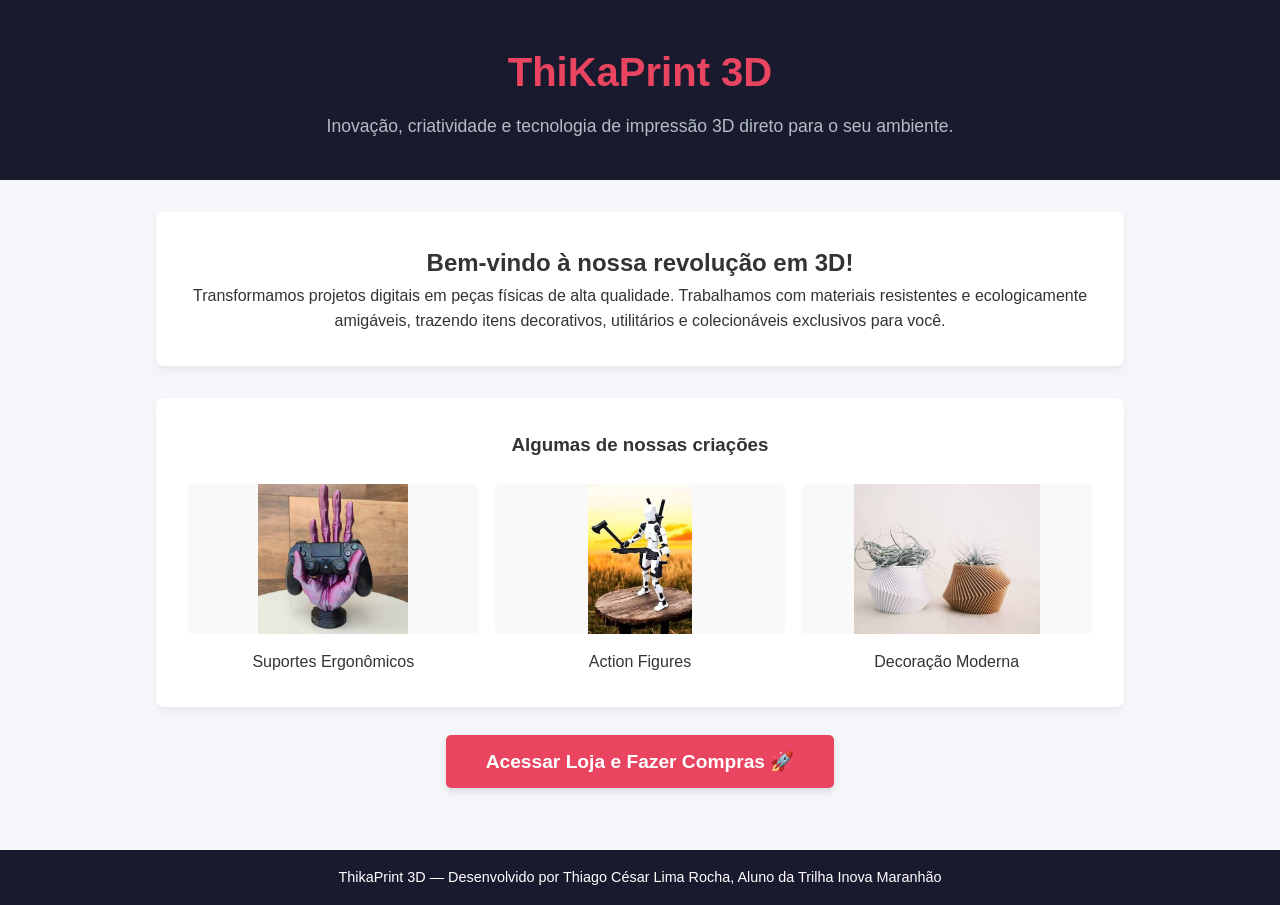
<file: index.html>
<!DOCTYPE html>
<html lang="pt-BR">
<head>
    <meta charset="UTF-8">
    <meta name="viewport" content="width=device-width, initial-scale=1.0">
    <title>ThiKaPrint 3D - Início</title>
    <link rel="stylesheet" href="style.css">
</head>
<body>

    <!-- Cabeçalho / Apresentação -->
    <header>
        <h1>ThiKaPrint 3D</h1>
        <p>Inovação, criatividade e tecnologia de impressão 3D direto para o seu ambiente.</p>
    </header>

    <!-- Seção de Boas-Vindas e Galeria de Vitrine -->
    <main class="home-main">
        <section class="apresentacao-loja">
            <h2>Bem-vindo à nossa revolução em 3D!</h2>
            <p>Transformamos projetos digitais em peças físicas de alta qualidade. Trabalhamos com materiais resistentes e ecologicamente amigáveis, trazendo itens decorativos, utilitários e colecionáveis exclusivos para você.</p>
        </section>

        <section class="vitrine-destaque">
            <h3>Algumas de nossas criações</h3>
            <div class="galeria-grid">
                <div class="galeria-item">
                    <img src="assets/suporte_controle.jpg" alt="Suporte de Controle">
                    <p>Suportes Ergonômicos</p>
                </div>
                <div class="galeria-item">
                    <img src="assets/robo_articulado.jpg" alt="Robô Articulado">
                    <p>Action Figures</p>
                </div>
                <div class="galeria-item">
                    <img src="assets/vaso_geometrico.jpg" alt="Vaso Geométrico">
                    <p>Decoração Moderna</p>
                </div>
            </div>
        </section>

        <!-- Botão para acessar a página de compras -->
        <div class="botao-acao-container">
            <a href="loja.html" class="btn-navegar">Acessar Loja e Fazer Compras 🚀</a>
        </div>
    </main>

    <!-- Rodapé -->
    <footer>
        <p>ThikaPrint 3D — Desenvolvido por Thiago César Lima Rocha, Aluno da Trilha Inova Maranhão</p>
    </footer>

</body>
</html>
</file>
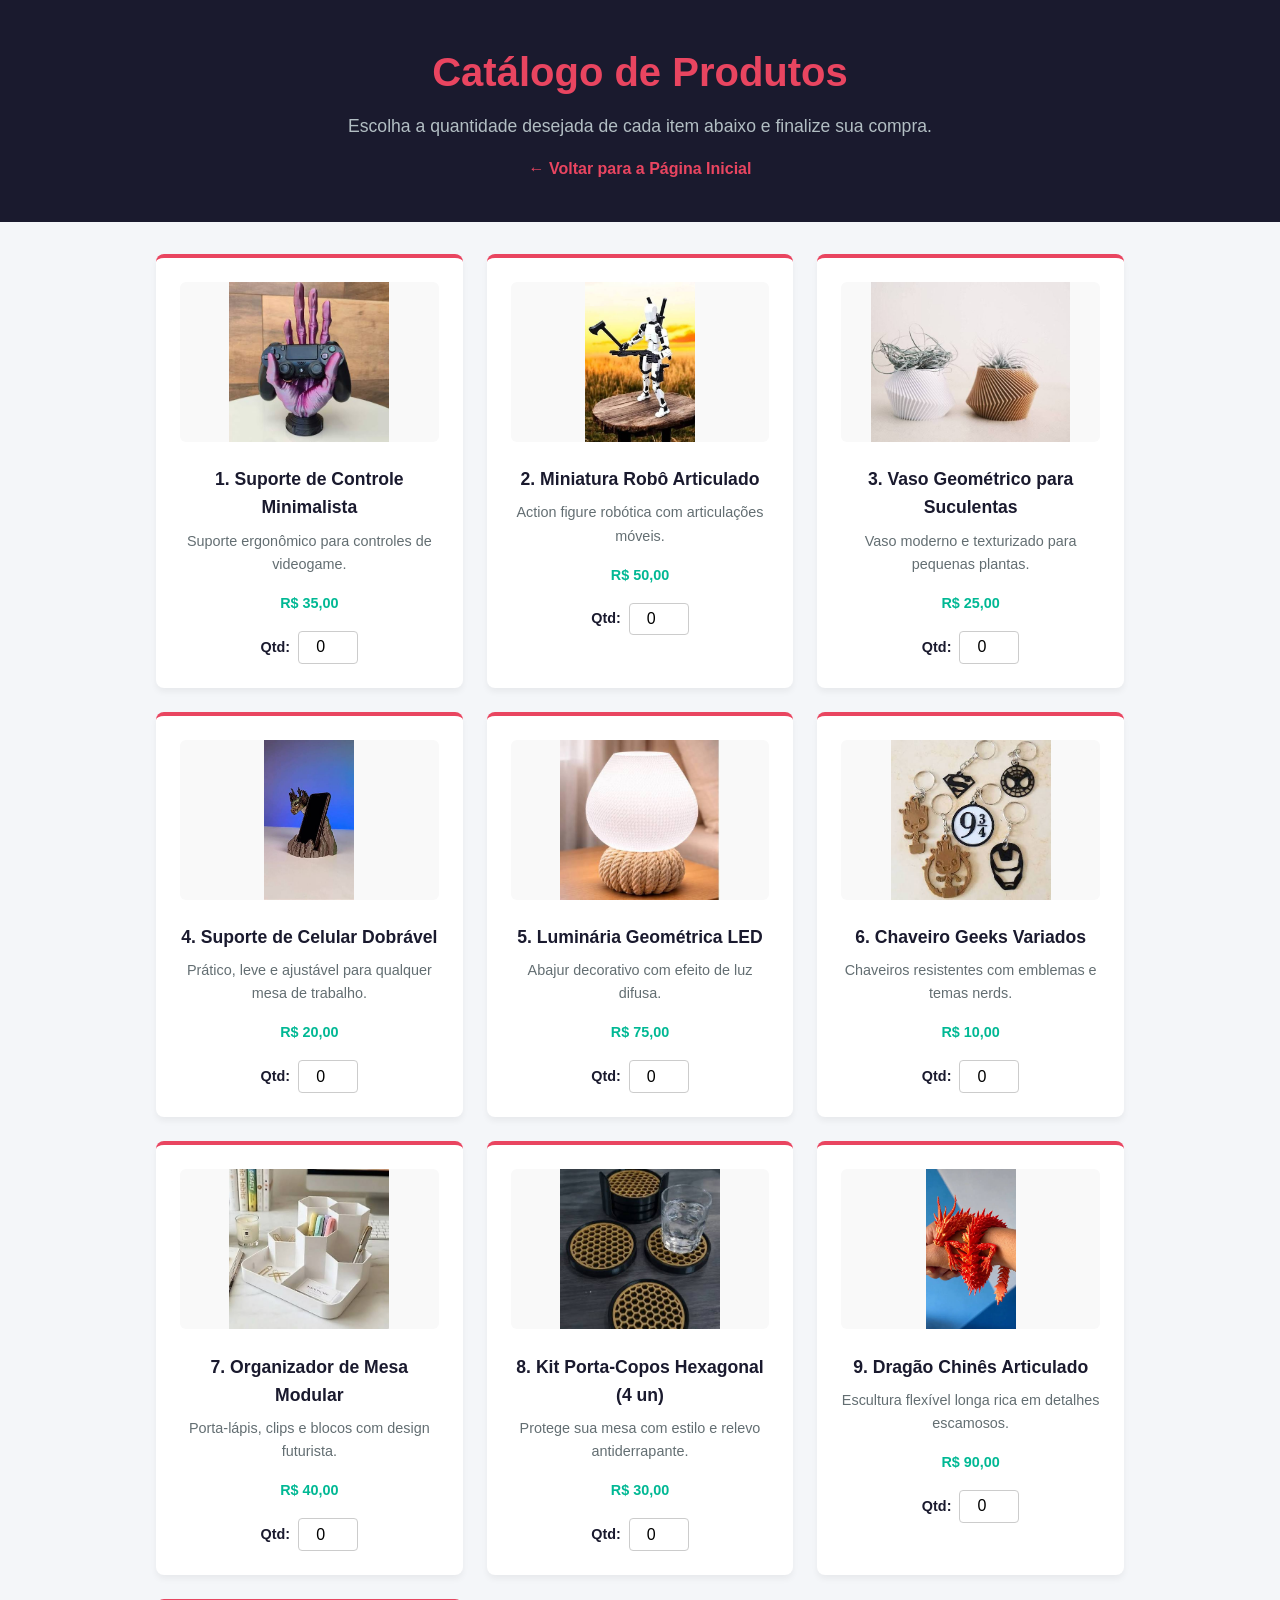
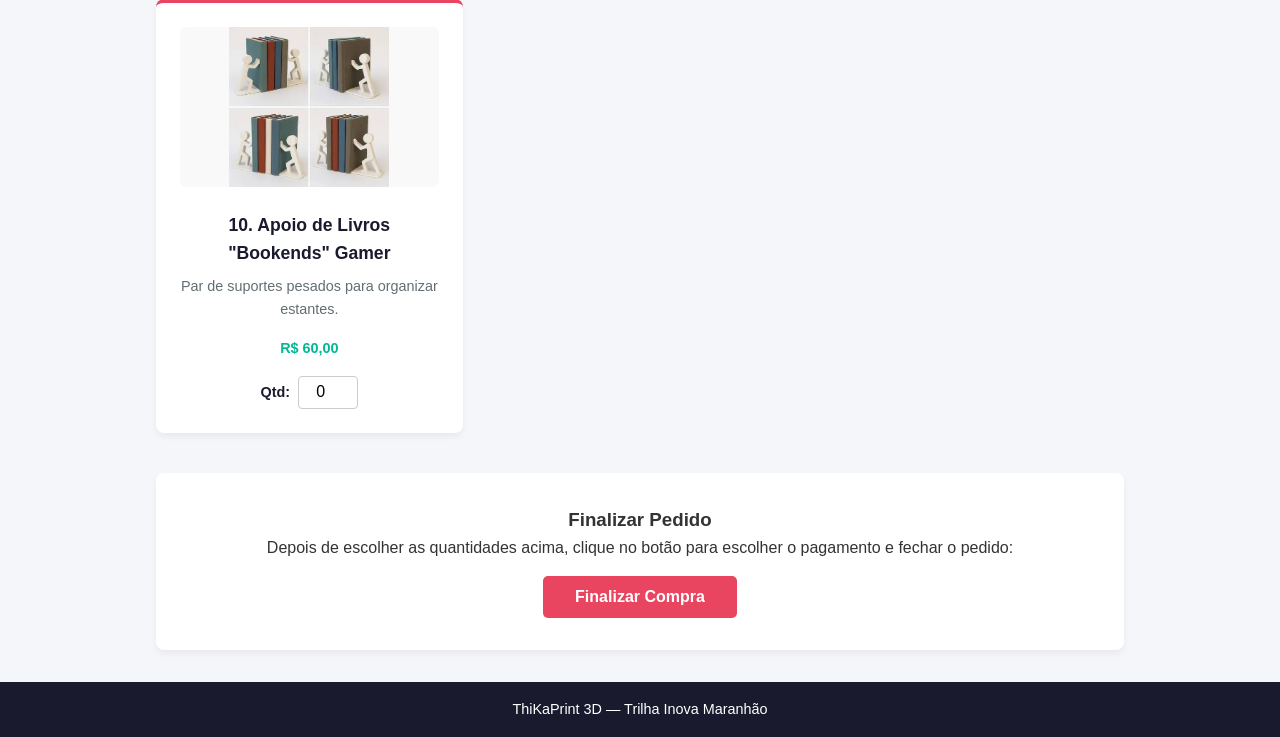
<file: loja.html>
<!DOCTYPE html>
<html lang="pt-BR">
<head>
    <meta charset="UTF-8">
    <meta name="viewport" content="width=device-width, initial-scale=1.0">
    <title>ThiKaPrint 3D - Catálogo e Carrinho</title>
    <link rel="stylesheet" href="style.css">
</head>
<body>

    <!-- Cabeçalho da Loja -->
    <header>
        <h1>Catálogo de Produtos</h1>
        <p>Escolha a quantidade desejada de cada item abaixo e finalize sua compra.</p>
        <a href="index.html" class="link-voltar">← Voltar para a Página Inicial</a>
    </header>

    <!-- Lista com os 10 Produtos -->
    <main>
        <div class="produtos-container">
            
            <!-- Produto 1 -->
            <div class="produto-card">
                <img src="assets/suporte_controle.jpg" alt="Suporte de Controle">
                <h3>1. Suporte de Controle Minimalista</h3>
                <p>Suporte ergonômico para controles de videogame.</p>
                <p class="preco">R$ 35,00</p>
                <div class="quantidade-box">
                    <label for="qtd-0">Qtd:</label>
                    <input type="number" id="qtd-0" min="0" value="0" class="input-qtd">
                </div>
            </div>

            <!-- Produto 2 -->
            <div class="produto-card">
                <img src="assets/robo_articulado.jpg" alt="Robô Articulado">
                <h3>2. Miniatura Robô Articulado</h3>
                <p>Action figure robótica com articulações móveis.</p>
                <p class="preco">R$ 50,00</p>
                <div class="quantidade-box">
                    <label for="qtd-1">Qtd:</label>
                    <input type="number" id="qtd-1" min="0" value="0" class="input-qtd">
                </div>
            </div>

            <!-- Produto 3 -->
            <div class="produto-card">
                <img src="assets/vaso_geometrico.jpg" alt="Vaso Geométrico">
                <h3>3. Vaso Geométrico para Suculentas</h3>
                <p>Vaso moderno e texturizado para pequenas plantas.</p>
                <p class="preco">R$ 25,00</p>
                <div class="quantidade-box">
                    <label for="qtd-2">Qtd:</label>
                    <input type="number" id="qtd-2" min="0" value="0" class="input-qtd">
                </div>
            </div>

            <!-- Produto 4 -->
            <div class="produto-card">
                <img src="assets/suporte_celular.jpg" alt="Suporte de Celular">
                <h3>4. Suporte de Celular Dobrável</h3>
                <p>Prático, leve e ajustável para qualquer mesa de trabalho.</p>
                <p class="preco">R$ 20,00</p>
                <div class="quantidade-box">
                    <label for="qtd-3">Qtd:</label>
                    <input type="number" id="qtd-3" min="0" value="0" class="input-qtd">
                </div>
            </div>

            <!-- Produto 5 -->
            <div class="produto-card">
                <img src="assets/luminaria_3d.jpg" alt="Luminária Abajur">
                <h3>5. Luminária Geométrica LED</h3>
                <p>Abajur decorativo com efeito de luz difusa.</p>
                <p class="preco">R$ 75,00</p>
                <div class="quantidade-box">
                    <label for="qtd-4">Qtd:</label>
                    <input type="number" id="qtd-4" min="0" value="0" class="input-qtd">
                </div>
            </div>

            <!-- Produto 6 -->
            <div class="produto-card">
                <img src="assets/chaveiro_personalizado.jpg" alt="Chaveiro Geeks">
                <h3>6. Chaveiro Geeks Variados</h3>
                <p>Chaveiros resistentes com emblemas e temas nerds.</p>
                <p class="preco">R$ 10,00</p>
                <div class="quantidade-box">
                    <label for="qtd-5">Qtd:</label>
                    <input type="number" id="qtd-5" min="0" value="0" class="input-qtd">
                </div>
            </div>

            <!-- Produto 7 -->
            <div class="produto-card">
                <img src="assets/organizador_mesa.jpg" alt="Organizador de Mesa">
                <h3>7. Organizador de Mesa Modular</h3>
                <p>Porta-lápis, clips e blocos com design futurista.</p>
                <p class="preco">R$ 40,00</p>
                <div class="quantidade-box">
                    <label for="qtd-6">Qtd:</label>
                    <input type="number" id="qtd-6" min="0" value="0" class="input-qtd">
                </div>
            </div>

            <!-- Produto 8 -->
            <div class="produto-card">
                <img src="assets/porta_copos.jpg" alt="Porta Copos Hexagonal">
                <h3>8. Kit Porta-Copos Hexagonal (4 un)</h3>
                <p>Protege sua mesa com estilo e relevo antiderrapante.</p>
                <p class="preco">R$ 30,00</p>
                <div class="quantidade-box">
                    <label for="qtd-7">Qtd:</label>
                    <input type="number" id="qtd-7" min="0" value="0" class="input-qtd">
                </div>
            </div>

            <!-- Produto 9 -->
            <div class="produto-card">
                <img src="assets/dragao_articulado.jpg" alt="Dragão Articulado">
                <h3>9. Dragão Chinês Articulado</h3>
                <p>Escultura flexível longa rica em detalhes escamosos.</p>
                <p class="preco">R$ 90,00</p>
                <div class="quantidade-box">
                    <label for="qtd-8">Qtd:</label>
                    <input type="number" id="qtd-8" min="0" value="0" class="input-qtd">
                </div>
            </div>

            <!-- Produto 10 -->
            <div class="produto-card">
                <img src="assets/livro_apoio.jpg" alt="Apoio de Livros">
                <h3>10. Apoio de Livros "Bookends" Gamer</h3>
                <p>Par de suportes pesados para organizar estantes.</p>
                <p class="preco">R$ 60,00</p>
                <div class="quantidade-box">
                    <label for="qtd-9">Qtd:</label>
                    <input type="number" id="qtd-9" min="0" value="0" class="input-qtd">
                </div>
            </div>

        </div>

        <!-- Botão de Finalizar Compra -->
        <div class="simulacao-box">
            <h3>Finalizar Pedido</h3>
            <p>Depois de escolher as quantidades acima, clique no botão para escolher o pagamento e fechar o pedido:</p>
            <button onclick="finalizarCompra()">Finalizar Compra</button>
        </div>
    </main>

    <!-- Rodapé -->
    <footer>
        <p>ThiKaPrint 3D — Trilha Inova Maranhão</p>
    </footer>

    <!-- Script Conectado -->
    <script src="script.js"></script>
</body>
</html>
</file>
<file: style.css>
* {
    margin: 0;
    padding: 0;
    box-sizing: border-box;
    font-family: 'Segoe UI', Tahoma, Geneva, Verdana, sans-serif;
}

body {
    background-color: #f4f6f9;
    color: #333;
    line-height: 1.6;
    display: flex;
    flex-direction: column;
    min-height: 100vh;
}

header {
    background-color: #1a1a2e;
    color: #ffffff;
    text-align: center;
    padding: 2.5rem 1rem;
}

header h1 {
    font-size: 2.5rem;
    margin-bottom: 0.5rem;
    color: #e94560;
}

header p {
    font-size: 1.1rem;
    color: #b2bec3;
}

.link-voltar {
    display: inline-block;
    margin-top: 1rem;
    color: #e94560;
    text-decoration: none;
    font-weight: bold;
}

.link-voltar:hover {
    text-decoration: underline;
}

main {
    flex: 1;
    max-width: 1000px;
    margin: 2rem auto;
    padding: 0 1rem;
    width: 100%;
}

/* Home / Apresentação */
.apresentacao-loja, .vitrine-destaque {
    background: #ffffff;
    padding: 2rem;
    border-radius: 8px;
    margin-bottom: 2rem;
    box-shadow: 0 4px 6px rgba(0, 0, 0, 0.05);
    text-align: center;
}

.galeria-grid {
    display: grid;
    grid-template-columns: repeat(auto-fit, minmax(200px, 1fr));
    gap: 1rem;
    margin-top: 1.5rem;
}

.galeria-item img {
    width: 100%;
    height: 150px;
    object-fit: contain; /* Ajustado para não cortar a imagem */
    background-color: #f9f9f9;
    border-radius: 6px;
    margin-bottom: 0.5rem;
}

.botao-acao-container {
    text-align: center;
    margin: 2.5rem 0;
}

.btn-navegar {
    background-color: #e94560;
    color: white;
    padding: 1rem 2.5rem;
    font-size: 1.2rem;
    text-decoration: none;
    font-weight: bold;
    border-radius: 5px;
    box-shadow: 0 4px 6px rgba(0,0,0,0.1);
    transition: background 0.3s;
}

.btn-navegar:hover {
    background-color: #d83a52;
}

/* Cards de Produtos da Loja */
.produtos-container {
    display: grid;
    grid-template-columns: repeat(auto-fit, minmax(280px, 1fr));
    gap: 1.5rem;
    margin-bottom: 2.5rem;
}

.produto-card {
    background: #ffffff;
    padding: 1.5rem;
    border-radius: 8px;
    box-shadow: 0 4px 6px rgba(0, 0, 0, 0.05);
    text-align: center;
    border-top: 4px solid #e94560;
}

.produto-card img {
    width: 100%;
    height: 160px;
    object-fit: contain; /* Ajustado para mostrar a imagem inteira sem cortes */
    background-color: #f9f9f9; /* Fundo leve para preencher espaços vazios */
    border-radius: 6px;
    margin-bottom: 1rem;
}

.produto-card h3 {
    font-size: 1.1rem;
    margin-bottom: 0.5rem;
    color: #1a1a2e;
}

.produto-card p {
    font-size: 0.9rem;
    color: #636e72;
    margin-bottom: 1rem;
}

.preco {
    font-weight: bold;
    font-size: 1.2rem;
    color: #00b894 !important;
}

/* Caixa de Quantidade nos Cards */
.quantidade-box {
    margin-top: 1rem;
    display: flex;
    justify-content: center;
    align-items: center;
    gap: 0.5rem;
}

.quantidade-box label {
    font-weight: bold;
    color: #1a1a2e;
    font-size: 0.9rem;
}

.input-qtd {
    width: 60px;
    padding: 0.4rem;
    text-align: center;
    border: 1px solid #ccc;
    border-radius: 4px;
    font-size: 1rem;
}

/* Simulação / Finalização */
.simulacao-box {
    background: #ffffff;
    padding: 2rem;
    border-radius: 8px;
    text-align: center;
    box-shadow: 0 4px 6px rgba(0, 0, 0, 0.05);
}

button {
    background-color: #e94560;
    color: white;
    border: none;
    padding: 0.75rem 2rem;
    font-size: 1rem;
    font-weight: bold;
    border-radius: 5px;
    cursor: pointer;
    transition: background 0.3s ease;
    margin-top: 1rem;
}

button:hover {
    background-color: #d83a52;
}

footer {
    background-color: #1a1a2e;
    color: #ffffff;
    text-align: center;
    padding: 1rem;
    font-size: 0.9rem;
    margin-top: auto;
}
</file>
